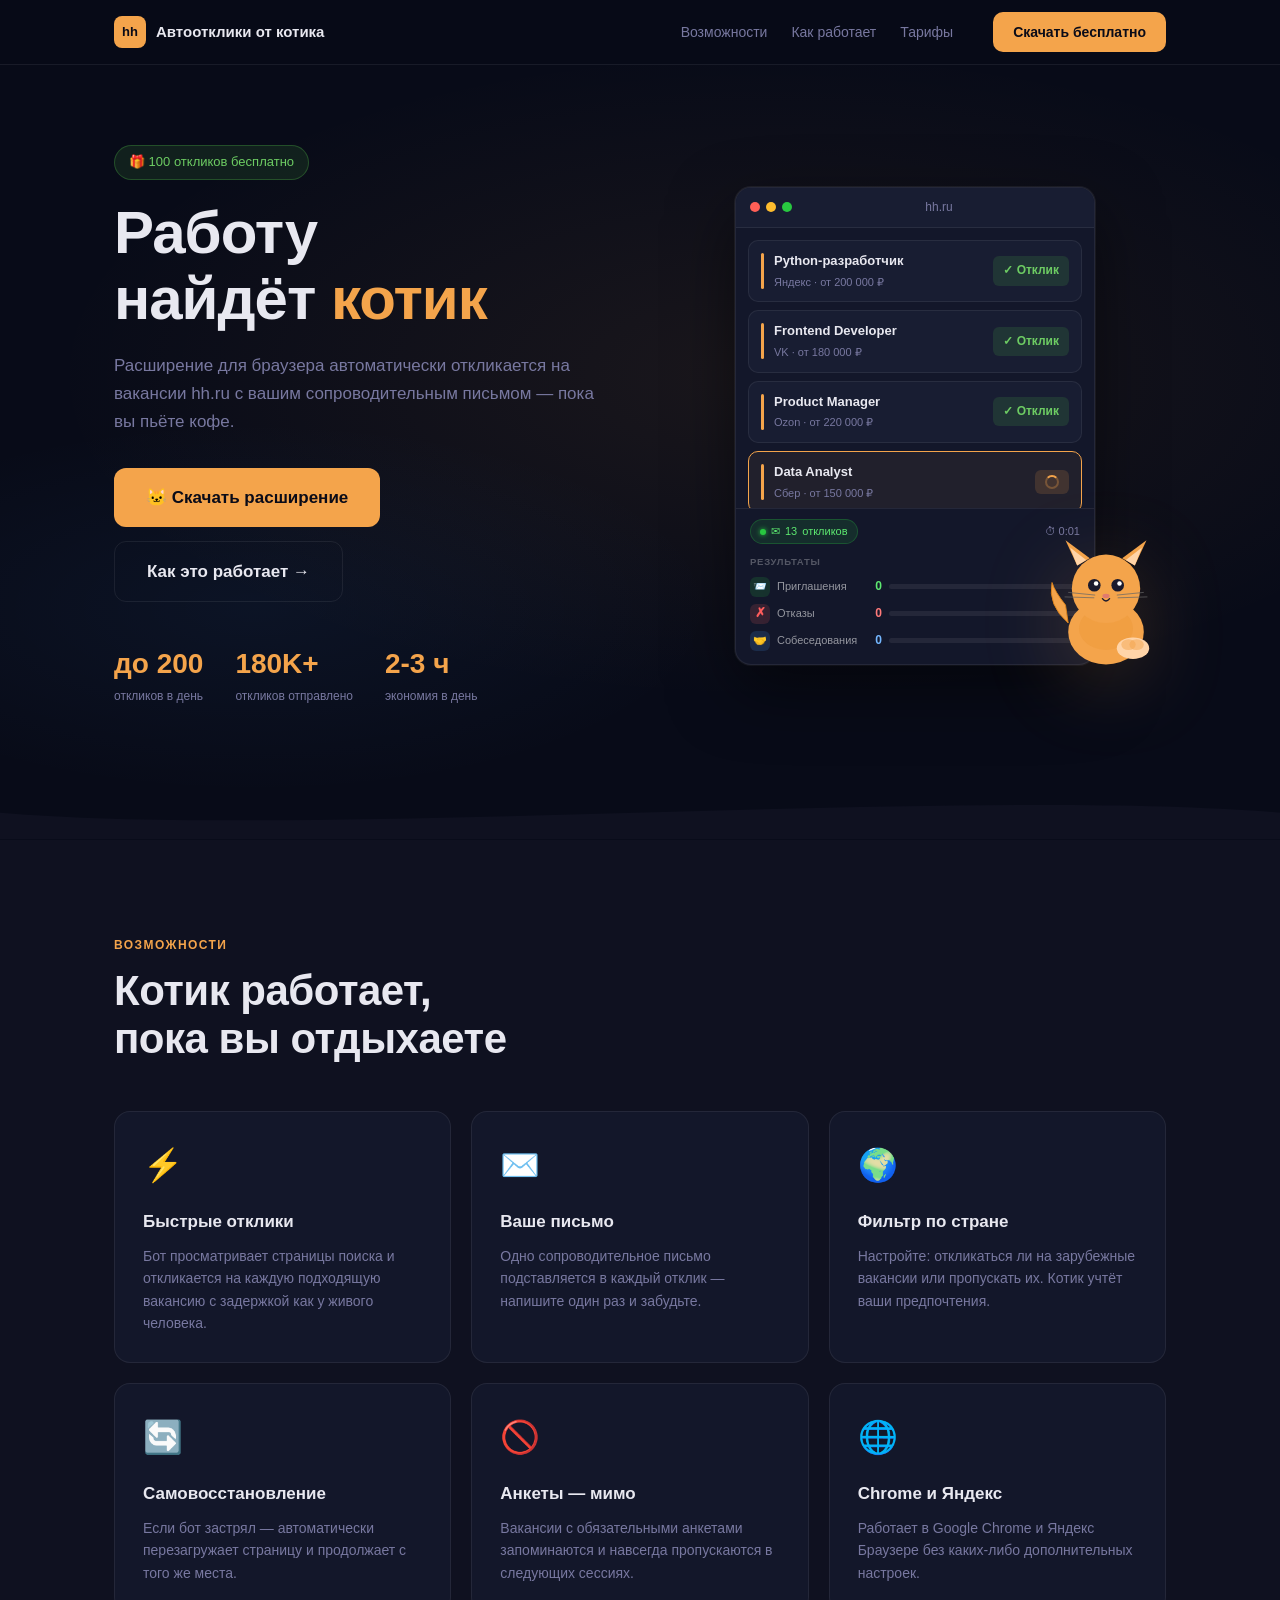
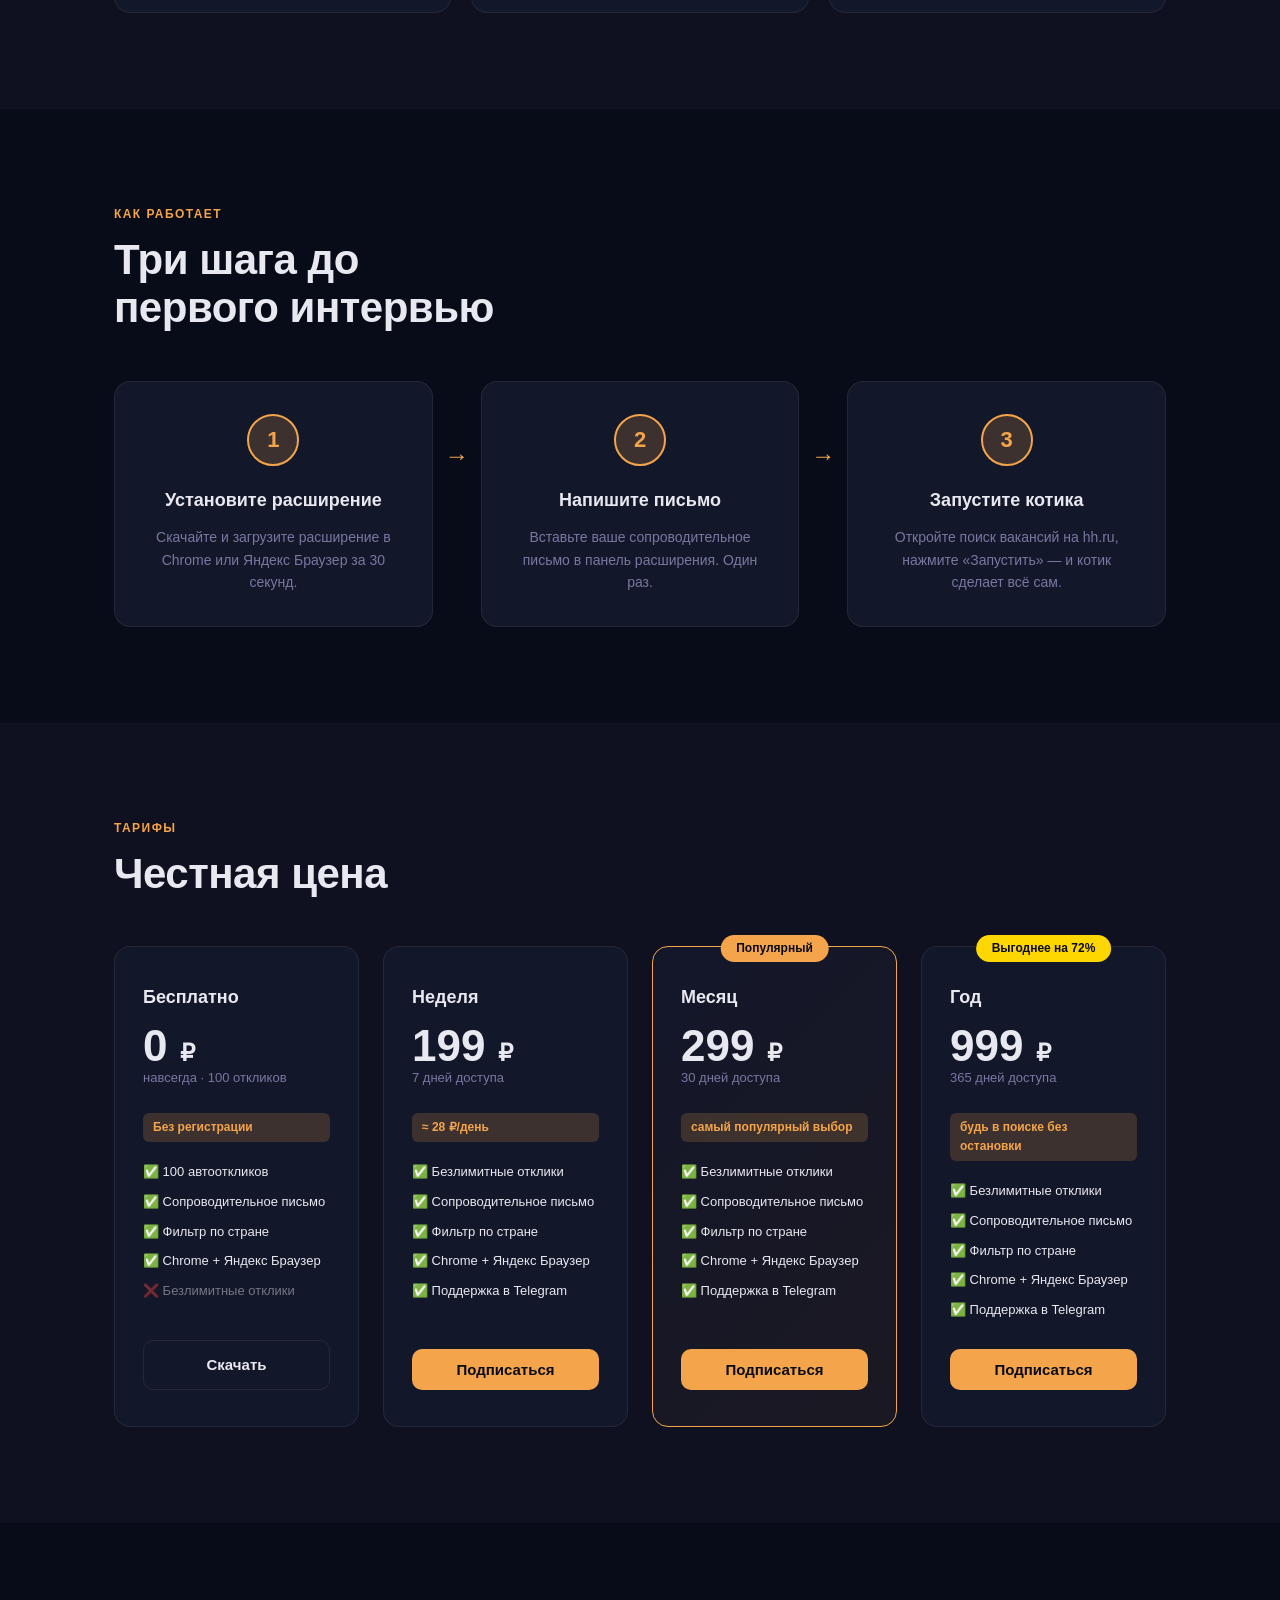
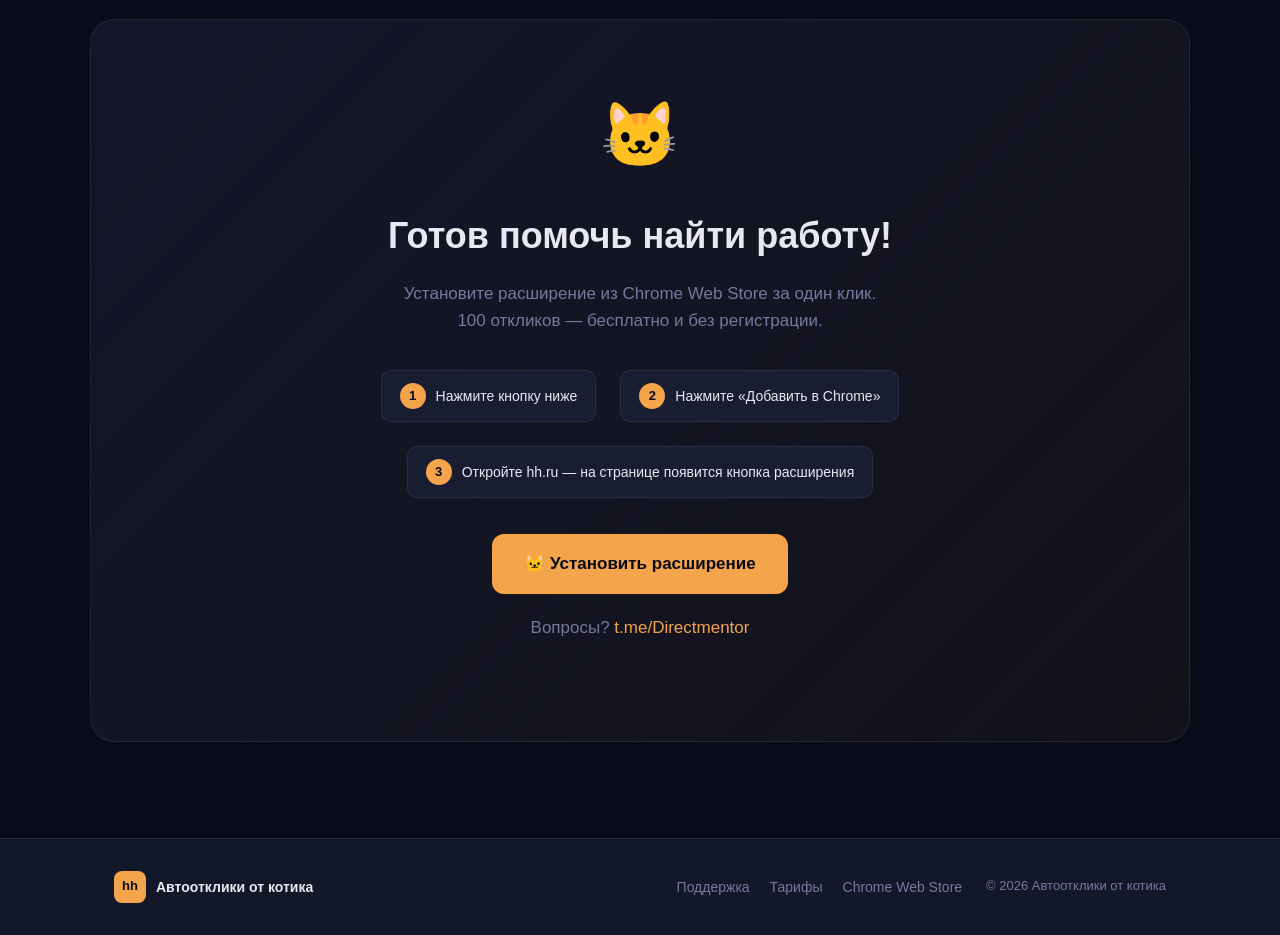
<file: index.html>
<!DOCTYPE html>
<html lang="ru">
<head>
  <meta charset="UTF-8">
  <meta name="viewport" content="width=device-width, initial-scale=1.0">
  <title>Автоотклики от котика — автоматические отклики на hh.ru</title>
  <meta name="description" content="Расширение для Chrome и Яндекс Браузера: автоматические отклики на вакансии hh.ru с сопроводительным письмом. Бесплатно — 100 откликов.">
  <link rel="stylesheet" href="style.css">
</head>
<body>

  <!-- NAV -->
  <nav class="nav">
    <div class="container nav-inner">
      <a href="#" class="nav-logo">
        <div class="nav-logo-icon">hh</div>
        <span>Автоотклики от котика</span>
      </a>
      <div class="nav-links">
        <a href="#features">Возможности</a>
        <a href="#how">Как работает</a>
        <a href="#pricing">Тарифы</a>
      </div>
      <a href="https://chromewebstore.google.com/detail/автоотклики-от-котика/pnbbdheooelongppllcgnidkjlgdoohf" target="_blank" rel="noopener" class="btn btn-primary nav-cta">Скачать бесплатно</a>
    </div>
  </nav>

  <!-- HERO -->
  <section class="hero" id="hero">
    <div class="container hero-inner">
      <div class="hero-text">
        <div class="hero-badge">🎁 100 откликов бесплатно</div>
        <h1 class="hero-title">Работу<br>найдёт <span class="accent">котик</span></h1>
        <p class="hero-sub">Расширение для браузера автоматически откликается на вакансии hh.ru с вашим сопроводительным письмом — пока вы пьёте кофе.</p>
        <div class="hero-actions">
          <a href="https://chromewebstore.google.com/detail/автоотклики-от-котика/pnbbdheooelongppllcgnidkjlgdoohf" target="_blank" rel="noopener" class="btn btn-primary btn-lg">
            🐱 Скачать расширение
          </a>
          <a href="#how" class="btn btn-ghost btn-lg">Как это работает →</a>
        </div>
        <div class="hero-stats">
          <div class="stat-item">
            <span class="stat-num">до 200</span>
            <span class="stat-label">откликов в день</span>
          </div>
          <div class="stat-item">
            <span class="stat-num" data-target="180000">0</span>
            <span class="stat-label">откликов отправлено</span>
          </div>
          <div class="stat-item">
            <span class="stat-num">2-3 ч</span>
            <span class="stat-label">экономия в день</span>
          </div>
        </div>
      </div>
      <div class="hero-visual">
        <div class="hero-card-mock">
          <div class="mock-header">
            <div class="mock-dot r"></div><div class="mock-dot y"></div><div class="mock-dot g"></div>
            <span class="mock-title">hh.ru</span>
          </div>
          <div class="mock-body" id="mockVacancyList">
            <div class="mock-vacancy">
              <div class="mock-vline"></div>
              <div class="mock-vtext">
                <div class="mock-vtitle">Python-разработчик</div>
                <div class="mock-vsub">Яндекс · от 200 000 ₽</div>
              </div>
              <div class="mock-vbtn sent">✓ Отклик</div>
            </div>
            <div class="mock-vacancy">
              <div class="mock-vline"></div>
              <div class="mock-vtext">
                <div class="mock-vtitle">Frontend Developer</div>
                <div class="mock-vsub">VK · от 180 000 ₽</div>
              </div>
              <div class="mock-vbtn sent">✓ Отклик</div>
            </div>
            <div class="mock-vacancy">
              <div class="mock-vline"></div>
              <div class="mock-vtext">
                <div class="mock-vtitle">Product Manager</div>
                <div class="mock-vsub">Ozon · от 220 000 ₽</div>
              </div>
              <div class="mock-vbtn sent">✓ Отклик</div>
            </div>
            <div class="mock-vacancy active" id="mockActiveCard">
              <div class="mock-vline"></div>
              <div class="mock-vtext">
                <div class="mock-vtitle">Data Analyst</div>
                <div class="mock-vsub">Сбер · от 150 000 ₽</div>
              </div>
              <div class="mock-vbtn loading"><span class="spinner"></span></div>
            </div>
          </div>
          <div class="mock-panel">
            <div class="panel-top">
              <span class="panel-chip"><span class="chip-dot"></span>✉ <span id="mockCount">13</span> откликов</span>
              <span class="panel-timer">⏱ <span id="mockTime">0:00</span></span>
            </div>
            <div class="mock-stats-header">Результаты</div>
            <div class="mock-stats">
              <div class="mock-stat-row">
                <div class="mock-stat-icon s-green">📨</div>
                <span class="mock-stat-label">Приглашения</span>
                <span class="mock-stat-num s-green" id="statNumInvite">0</span>
                <div class="mock-stat-track"><div class="mock-stat-fill s-green" id="statFillInvite"></div></div>
              </div>
              <div class="mock-stat-row">
                <div class="mock-stat-icon s-red">✗</div>
                <span class="mock-stat-label">Отказы</span>
                <span class="mock-stat-num s-red" id="statNumReject">0</span>
                <div class="mock-stat-track"><div class="mock-stat-fill s-red" id="statFillReject"></div></div>
              </div>
              <div class="mock-stat-row">
                <div class="mock-stat-icon s-blue">🤝</div>
                <span class="mock-stat-label">Собеседования</span>
                <span class="mock-stat-num s-blue" id="statNumInterview">0</span>
                <div class="mock-stat-track"><div class="mock-stat-fill s-blue" id="statFillInterview"></div></div>
              </div>
            </div>
          </div>
        </div>
        <div class="hero-cat">
          <svg viewBox="0 0 200 170" xmlns="http://www.w3.org/2000/svg" class="cat-svg">
            <g class="cat-body-group">
              <!-- Тело -->
              <ellipse cx="100" cy="120" rx="42" ry="36" fill="#F4A44B"/>
              <ellipse cx="100" cy="116" rx="30" ry="24" fill="#E8912E" opacity="0.3"/>
              <!-- Хвост -->
              <path d="M58 110 Q35 90 40 65 Q43 75 55 90 Z" fill="#F4A44B" stroke="#E0851A" stroke-width="1"/>
              <!-- Голова -->
              <circle cx="100" cy="72" r="38" fill="#F4A44B"/>
              <!-- Уши -->
              <path d="M68 46 L55 18 L82 38 Z" fill="#F4A44B"/>
              <path d="M68 46 L60 26 L78 40 Z" fill="#FFD4A8"/>
              <path d="M132 46 L145 18 L118 38 Z" fill="#F4A44B"/>
              <path d="M132 46 L140 26 L122 40 Z" fill="#FFD4A8"/>
              <!-- Глаза -->
              <circle cx="87" cy="68" r="7" fill="#1A1A2E"/>
              <circle cx="113" cy="68" r="7" fill="#1A1A2E"/>
              <circle cx="89" cy="66" r="2.5" fill="white"/>
              <circle cx="115" cy="66" r="2.5" fill="white"/>
              <!-- Нос и рот -->
              <ellipse cx="100" cy="80" rx="4" ry="2.5" fill="#E07A6E"/>
              <path d="M96 83 Q100 88 104 83" stroke="#1A1A2E" stroke-width="1.5" fill="none" stroke-linecap="round"/>
              <!-- Усы -->
              <line x1="58" y1="76" x2="88" y2="79" stroke="#666" stroke-width="0.8"/>
              <line x1="54" y1="81" x2="87" y2="82" stroke="#666" stroke-width="0.8"/>
              <line x1="112" y1="79" x2="142" y2="76" stroke="#666" stroke-width="0.8"/>
              <line x1="113" y1="82" x2="146" y2="81" stroke="#666" stroke-width="0.8"/>
              <!-- Лапка с мышкой -->
              <ellipse cx="130" cy="138" rx="18" ry="12" fill="#FFD4A8" class="cat-paw"/>
              <ellipse cx="125" cy="134" rx="8" ry="6" fill="#F4A44B" opacity="0.5"/>
              <ellipse cx="134" cy="134" rx="8" ry="6" fill="#F4A44B" opacity="0.5"/>
            </g>
            <!-- Галочки летят -->
            <text x="155" y="55" font-size="18" fill="#50BE46" class="float-check c1">✓</text>
            <text x="30" y="80" font-size="14" fill="#50BE46" class="float-check c2">✓</text>
            <text x="165" y="100" font-size="12" fill="#50BE46" class="float-check c3">✓</text>
          </svg>
        </div>
      </div>
    </div>
    <div class="hero-wave">
      <svg viewBox="0 0 1440 60" xmlns="http://www.w3.org/2000/svg" preserveAspectRatio="none">
        <path d="M0,30 C360,60 1080,0 1440,30 L1440,60 L0,60 Z" fill="#0F1120"/>
      </svg>
    </div>
  </section>

  <!-- FEATURES -->
  <section class="features" id="features">
    <div class="container">
      <div class="section-label">Возможности</div>
      <h2 class="section-title">Котик работает,<br>пока вы отдыхаете</h2>
      <div class="features-grid">
        <div class="feature-card fade-in">
          <div class="feature-icon">⚡</div>
          <h3>Быстрые отклики</h3>
          <p>Бот просматривает страницы поиска и откликается на каждую подходящую вакансию с задержкой как у живого человека.</p>
        </div>
        <div class="feature-card fade-in">
          <div class="feature-icon">✉️</div>
          <h3>Ваше письмо</h3>
          <p>Одно сопроводительное письмо подставляется в каждый отклик — напишите один раз и забудьте.</p>
        </div>
        <div class="feature-card fade-in">
          <div class="feature-icon">🌍</div>
          <h3>Фильтр по стране</h3>
          <p>Настройте: откликаться ли на зарубежные вакансии или пропускать их. Котик учтёт ваши предпочтения.</p>
        </div>
        <div class="feature-card fade-in">
          <div class="feature-icon">🔄</div>
          <h3>Самовосстановление</h3>
          <p>Если бот застрял — автоматически перезагружает страницу и продолжает с того же места.</p>
        </div>
        <div class="feature-card fade-in">
          <div class="feature-icon">🚫</div>
          <h3>Анкеты — мимо</h3>
          <p>Вакансии с обязательными анкетами запоминаются и навсегда пропускаются в следующих сессиях.</p>
        </div>
        <div class="feature-card fade-in">
          <div class="feature-icon">🌐</div>
          <h3>Chrome и Яндекс</h3>
          <p>Работает в Google Chrome и Яндекс Браузере без каких-либо дополнительных настроек.</p>
        </div>
      </div>
    </div>
  </section>

  <!-- HOW IT WORKS -->
  <section class="how" id="how">
    <div class="container">
      <div class="section-label">Как работает</div>
      <h2 class="section-title">Три шага до<br>первого интервью</h2>
      <div class="steps">
        <div class="step fade-in">
          <div class="step-num">1</div>
          <div class="step-content">
            <h3>Установите расширение</h3>
            <p>Скачайте и загрузите расширение в Chrome или Яндекс Браузер за 30 секунд.</p>
          </div>
        </div>
        <div class="step-arrow">→</div>
        <div class="step fade-in">
          <div class="step-num">2</div>
          <div class="step-content">
            <h3>Напишите письмо</h3>
            <p>Вставьте ваше сопроводительное письмо в панель расширения. Один раз.</p>
          </div>
        </div>
        <div class="step-arrow">→</div>
        <div class="step fade-in">
          <div class="step-num">3</div>
          <div class="step-content">
            <h3>Запустите котика</h3>
            <p>Откройте поиск вакансий на hh.ru, нажмите «Запустить» — и котик сделает всё сам.</p>
          </div>
        </div>
      </div>
    </div>
  </section>

  <!-- PRICING -->
  <section class="pricing" id="pricing">
    <div class="container">
      <div class="section-label">Тарифы</div>
      <h2 class="section-title">Честная цена</h2>
      <div class="pricing-grid pricing-grid-4">
        <div class="pricing-card fade-in">
          <div class="plan-name">Бесплатно</div>
          <div class="plan-price">0 <span>₽</span></div>
          <div class="plan-period">навсегда · 100 откликов</div>
          <div class="plan-dayrate">Без регистрации</div>
          <ul class="plan-features">
            <li>✅ 100 автооткликов</li>
            <li>✅ Сопроводительное письмо</li>
            <li>✅ Фильтр по стране</li>
            <li>✅ Chrome + Яндекс Браузер</li>
            <li class="no">❌ Безлимитные отклики</li>
          </ul>
          <a href="https://chromewebstore.google.com/detail/автоотклики-от-котика/pnbbdheooelongppllcgnidkjlgdoohf" target="_blank" rel="noopener" class="btn btn-ghost plan-btn">Скачать</a>
        </div>
        <div class="pricing-card fade-in">
          <div class="plan-name">Неделя</div>
          <div class="plan-price">199 <span>₽</span></div>
          <div class="plan-period">7 дней доступа</div>
          <div class="plan-dayrate">≈ 28 ₽/день</div>
          <ul class="plan-features">
            <li>✅ Безлимитные отклики</li>
            <li>✅ Сопроводительное письмо</li>
            <li>✅ Фильтр по стране</li>
            <li>✅ Chrome + Яндекс Браузер</li>
            <li>✅ Поддержка в Telegram</li>
          </ul>
          <button class="btn btn-primary plan-btn pay-open-btn" data-plan="week" data-label="Неделя — 199 ₽">Подписаться</button>
        </div>
        <div class="pricing-card featured fade-in">
          <div class="plan-badge">Популярный</div>
          <div class="plan-name">Месяц</div>
          <div class="plan-price">299 <span>₽</span></div>
          <div class="plan-period">30 дней доступа</div>
          <div class="plan-dayrate">самый популярный выбор</div>
          <ul class="plan-features">
            <li>✅ Безлимитные отклики</li>
            <li>✅ Сопроводительное письмо</li>
            <li>✅ Фильтр по стране</li>
            <li>✅ Chrome + Яндекс Браузер</li>
            <li>✅ Поддержка в Telegram</li>
          </ul>
          <button class="btn btn-primary plan-btn pay-open-btn" data-plan="month" data-label="Месяц — 299 ₽">Подписаться</button>
        </div>
        <div class="pricing-card fade-in">
          <div class="plan-badge plan-badge-gold">Выгоднее на 72%</div>
          <div class="plan-name">Год</div>
          <div class="plan-price">999 <span>₽</span></div>
          <div class="plan-period">365 дней доступа</div>
          <div class="plan-dayrate">будь в поиске без остановки</div>
          <ul class="plan-features">
            <li>✅ Безлимитные отклики</li>
            <li>✅ Сопроводительное письмо</li>
            <li>✅ Фильтр по стране</li>
            <li>✅ Chrome + Яндекс Браузер</li>
            <li>✅ Поддержка в Telegram</li>
          </ul>
          <button class="btn btn-primary plan-btn pay-open-btn" data-plan="year" data-label="Год — 999 ₽">Подписаться</button>
        </div>
      </div>
    </div>
  </section>

  <!-- INSTALL -->
  <section class="install" id="install">
    <div class="container install-inner fade-in">
      <div class="install-cat">🐱</div>
      <h2>Готов помочь найти работу!</h2>
      <p>Установите расширение из Chrome Web Store за один клик.<br>100 откликов — бесплатно и без регистрации.</p>
      <div class="install-steps">
        <div class="install-step">
          <span class="install-num">1</span>
          <span>Нажмите кнопку ниже</span>
        </div>
        <div class="install-step">
          <span class="install-num">2</span>
          <span>Нажмите «Добавить в Chrome»</span>
        </div>
        <div class="install-step">
          <span class="install-num">3</span>
          <span>Откройте hh.ru — на странице появится кнопка расширения</span>
        </div>
      </div>
      <a href="https://chromewebstore.google.com/detail/автоотклики-от-котика/pnbbdheooelongppllcgnidkjlgdoohf" target="_blank" rel="noopener" class="btn btn-primary btn-lg install-btn">
        🐱 Установить расширение
      </a>
      <p class="install-note">Вопросы? <a href="https://t.me/Directmentor" target="_blank">t.me/Directmentor</a></p>
    </div>
  </section>

  <!-- FOOTER -->
  <footer class="footer">
    <div class="container footer-inner">
      <div class="footer-logo">
        <div class="nav-logo-icon">hh</div>
        <span>Автоотклики от котика</span>
      </div>
      <div class="footer-links">
        <a href="https://t.me/Directmentor" target="_blank">Поддержка</a>
        <a href="#pricing">Тарифы</a>
        <a href="https://chromewebstore.google.com/detail/автоотклики-от-котика/pnbbdheooelongppllcgnidkjlgdoohf" target="_blank" rel="noopener">Chrome Web Store</a>
      </div>
      <div class="footer-copy">© 2026 Автоотклики от котика</div>
    </div>
  </footer>

  <!-- Модальное окно оплаты -->
  <div class="pay-overlay" id="payOverlay">
    <div class="pay-modal">
      <button class="pay-close" id="payClose">✕</button>
      <div class="pay-logo">🐱</div>
      <h2 class="pay-title">Автоотклики от котика</h2>
      <div class="pay-plan" id="payPlanLabel"></div>
      <div id="payPhoneRow">
        <label class="pay-label">Номер телефона</label>
        <input type="tel" class="pay-input" id="payPhone" placeholder="+7 (___) ___-__-__" maxlength="18" autocomplete="tel">
        <div class="pay-phone-info">
          <span class="pay-phone-info-icon">📱</span>
          <div>
            <strong>Введите номер, которым вы входите на hh.ru</strong><br>
            Он нужен для привязки подписки к вашему аккаунту. После оплаты расширение активируется автоматически.
          </div>
        </div>
      </div>
      <div class="pay-error" id="payError">Введите полный номер телефона</div>
      <button class="pay-submit" id="paySubmit">Перейти к оплате →</button>
    </div>
  </div>

  <script src="script.js"></script>
</body>
</html>
</file>
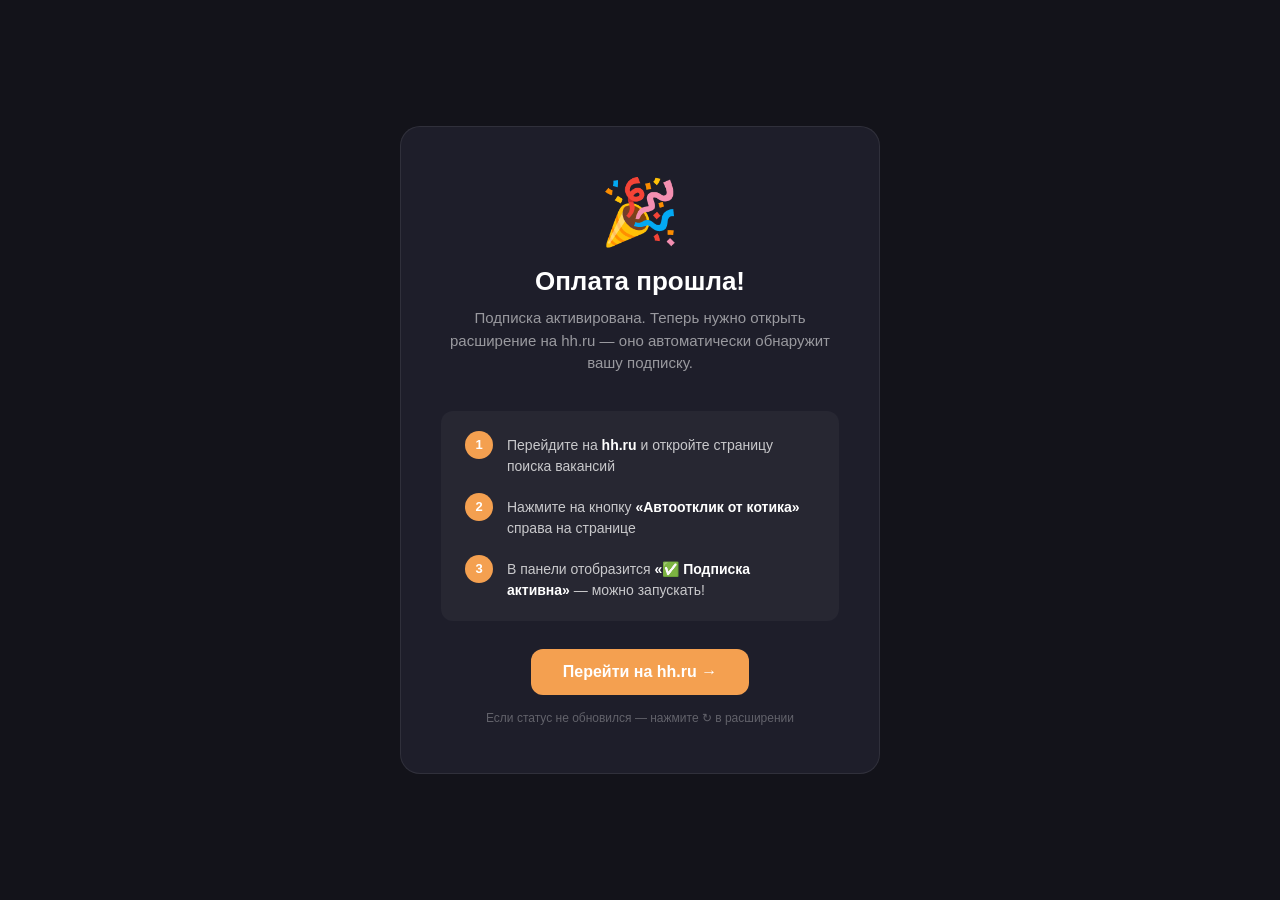
<file: success.html>
<!DOCTYPE html>
<html lang="ru">
<head>
  <meta charset="UTF-8">
  <meta name="viewport" content="width=device-width, initial-scale=1.0">
  <title>Оплата прошла — Автоотклики от котика</title>
  <style>
    * { box-sizing: border-box; margin: 0; padding: 0; }
    body {
      font-family: -apple-system, BlinkMacSystemFont, 'Segoe UI', sans-serif;
      background: #13131a;
      color: #e5e5e8;
      min-height: 100vh;
      display: flex;
      align-items: center;
      justify-content: center;
      padding: 20px;
    }
    .card {
      background: #1e1e2a;
      border: 1px solid rgba(255,255,255,.08);
      border-radius: 20px;
      padding: 48px 40px;
      max-width: 480px;
      width: 100%;
      text-align: center;
    }
    .icon { font-size: 64px; margin-bottom: 16px; }
    h1 { font-size: 26px; font-weight: 800; margin-bottom: 10px; color: #fff; }
    .sub { font-size: 15px; color: rgba(255,255,255,.55); margin-bottom: 36px; line-height: 1.5; }
    .steps { text-align: left; background: rgba(255,255,255,.04); border-radius: 12px; padding: 20px 24px; margin-bottom: 28px; }
    .step { display: flex; gap: 14px; align-items: flex-start; margin-bottom: 16px; }
    .step:last-child { margin-bottom: 0; }
    .step-num {
      width: 28px; height: 28px; border-radius: 50%;
      background: #f4a050; color: #fff; font-weight: 700; font-size: 13px;
      display: flex; align-items: center; justify-content: center; flex-shrink: 0;
    }
    .step-text { font-size: 14px; color: rgba(255,255,255,.75); line-height: 1.5; padding-top: 4px; }
    .step-text strong { color: #fff; }
    .btn {
      display: inline-block; background: #f4a050; color: #fff;
      text-decoration: none; font-weight: 700; font-size: 16px;
      padding: 14px 32px; border-radius: 12px; margin-bottom: 16px;
    }
    .btn:hover { background: #e8943a; }
    .note { font-size: 12px; color: rgba(255,255,255,.3); }
    .check { color: #4ade80; font-size: 18px; margin-right: 6px; }
  </style>
</head>
<body>
  <div class="card">
    <div class="icon">🎉</div>
    <h1>Оплата прошла!</h1>
    <p class="sub">Подписка активирована. Теперь нужно открыть расширение на hh.ru — оно автоматически обнаружит вашу подписку.</p>

    <div class="steps">
      <div class="step">
        <div class="step-num">1</div>
        <div class="step-text">Перейдите на <strong>hh.ru</strong> и откройте страницу поиска вакансий</div>
      </div>
      <div class="step">
        <div class="step-num">2</div>
        <div class="step-text">Нажмите на кнопку <strong>«Автоотклик от котика»</strong> справа на странице</div>
      </div>
      <div class="step">
        <div class="step-num">3</div>
        <div class="step-text">В панели отобразится <strong>«✅ Подписка активна»</strong> — можно запускать!</div>
      </div>
    </div>

    <a href="https://hh.ru/search/vacancy" class="btn">Перейти на hh.ru →</a>
    <p class="note">Если статус не обновился — нажмите ↻ в расширении</p>
  </div>
</body>
</html>
</file>
<file: style.css>
*, *::before, *::after { box-sizing: border-box; margin: 0; padding: 0; }

:root {
  --orange: #F4A44B;
  --orange-dark: #E8921E;
  --orange-glow: rgba(244,164,75,0.18);
  --blue: #4B9EFF;
  --bg: #080B18;
  --bg2: #0F1120;
  --card: #13172A;
  --card2: #181D32;
  --border: rgba(255,255,255,0.07);
  --text: #E8E8F0;
  --muted: #7878A0;
  --green: #50BE46;
  --radius: 16px;
}

html { scroll-behavior: smooth; }

body {
  background: var(--bg);
  color: var(--text);
  font-family: -apple-system, BlinkMacSystemFont, 'Segoe UI', sans-serif;
  font-size: 16px;
  line-height: 1.6;
  overflow-x: hidden;
}

.container { max-width: 1100px; margin: 0 auto; padding: 0 24px; }

.accent { color: var(--orange); }

/* BUTTONS */
.btn {
  display: inline-flex; align-items: center; justify-content: center;
  padding: 12px 24px; border-radius: 10px; font-size: 15px; font-weight: 600;
  text-decoration: none; border: none; cursor: pointer; transition: all 0.2s; white-space: nowrap;
}
.btn-primary { background: var(--orange); color: #0A0B18; }
.btn-primary:hover { background: var(--orange-dark); transform: translateY(-1px); box-shadow: 0 8px 24px var(--orange-glow); }
.btn-ghost { background: transparent; color: var(--text); border: 1px solid var(--border); }
.btn-ghost:hover { border-color: var(--orange); color: var(--orange); }
.btn-lg { padding: 16px 32px; font-size: 17px; border-radius: 12px; }

/* NAV */
.nav {
  position: sticky; top: 0; z-index: 100;
  background: rgba(8,11,24,0.85); backdrop-filter: blur(16px);
  border-bottom: 1px solid var(--border);
}
.nav-inner {
  display: flex; align-items: center; gap: 32px; height: 64px;
}
.nav-logo {
  display: flex; align-items: center; gap: 10px;
  text-decoration: none; color: var(--text); font-weight: 700; font-size: 15px; white-space: nowrap;
}
.nav-logo-icon {
  width: 32px; height: 32px; background: var(--orange); border-radius: 8px;
  display: flex; align-items: center; justify-content: center;
  font-weight: 800; font-size: 13px; color: #0A0B18;
}
.nav-links { display: flex; gap: 24px; margin-left: auto; }
.nav-links a { color: var(--muted); text-decoration: none; font-size: 14px; transition: color 0.2s; }
.nav-links a:hover { color: var(--text); }
.nav-cta { margin-left: 8px; padding: 9px 20px; font-size: 14px; }

/* HERO */
.hero {
  background: radial-gradient(ellipse 80% 60% at 60% 40%, rgba(244,164,75,0.08) 0%, transparent 70%),
              radial-gradient(ellipse 60% 40% at 20% 70%, rgba(75,158,255,0.06) 0%, transparent 60%), var(--bg);
  padding: 80px 0 0;
  position: relative;
}
.hero-inner {
  display: grid; grid-template-columns: 1fr 1fr; gap: 48px; align-items: center; padding-bottom: 60px;
}
.hero-badge {
  display: inline-flex; align-items: center; padding: 6px 14px;
  background: rgba(80,190,70,0.12); border: 1px solid rgba(80,190,70,0.3);
  border-radius: 20px; font-size: 13px; color: #6dcc63; font-weight: 500;
  margin-bottom: 20px;
}
.hero-title {
  font-size: clamp(40px, 5vw, 60px); font-weight: 800; line-height: 1.1;
  letter-spacing: -1px; margin-bottom: 20px;
}
.hero-sub { font-size: 17px; color: var(--muted); max-width: 480px; margin-bottom: 32px; line-height: 1.65; }
.hero-actions { display: flex; gap: 14px; flex-wrap: wrap; margin-bottom: 40px; }
.hero-stats { display: flex; gap: 32px; }
.stat-item { display: flex; flex-direction: column; }
.stat-num { font-size: 28px; font-weight: 800; color: var(--orange); }
.stat-label { font-size: 12px; color: var(--muted); }

/* Hero visual */
.hero-visual { position: relative; display: flex; justify-content: center; align-items: flex-end; }
.hero-card-mock {
  background: var(--card); border: 1px solid var(--border); border-radius: var(--radius);
  width: 100%; max-width: 360px; overflow: hidden;
  box-shadow: 0 24px 64px rgba(0,0,0,0.5), 0 0 0 1px var(--border);
}
.mock-header {
  display: flex; align-items: center; gap: 6px; padding: 10px 14px;
  background: var(--card2); border-bottom: 1px solid var(--border);
}
.mock-dot { width: 10px; height: 10px; border-radius: 50%; }
.mock-dot.r { background: #ff5f57; }
.mock-dot.y { background: #febc2e; }
.mock-dot.g { background: #28c840; }
.mock-title { flex: 1; text-align: center; font-size: 12px; color: var(--muted); }
.mock-body { padding: 12px; display: flex; flex-direction: column; gap: 8px; overflow: hidden; max-height: 280px; }
.mock-vacancy {
  display: flex; align-items: center; gap: 10px; padding: 10px 12px;
  background: var(--card2); border-radius: 10px; border: 1px solid var(--border);
  transition: all 0.3s;
}
.mock-vacancy.active { border-color: var(--orange); background: rgba(244,164,75,0.06); }
.mock-vline { width: 3px; height: 36px; background: var(--orange); border-radius: 2px; flex-shrink: 0; }
.mock-vtext { flex: 1; }
.mock-vtitle { font-size: 13px; font-weight: 600; color: var(--text); }
.mock-vsub { font-size: 11px; color: var(--muted); margin-top: 2px; }
.mock-vbtn {
  flex-shrink: 0; font-size: 12px; font-weight: 600; padding: 5px 10px; border-radius: 6px;
}
.mock-vbtn.sent { background: rgba(80,190,70,0.15); color: #6dcc63; }
.mock-vbtn.loading { background: rgba(244,164,75,0.15); display: flex; align-items: center; }
.spinner {
  width: 14px; height: 14px; border: 2px solid rgba(244,164,75,0.3);
  border-top-color: var(--orange); border-radius: 50%;
  animation: spin 0.8s linear infinite;
}
@keyframes spin { to { transform: rotate(360deg); } }
.mock-panel {
  padding: 10px 14px 13px; border-top: 1px solid var(--border); font-size: 12px;
}
.panel-top {
  display: flex; justify-content: space-between; align-items: center; margin-bottom: 10px;
}
.panel-chip {
  display: flex; align-items: center; gap: 5px;
  background: rgba(40,200,64,0.12); border: 1px solid rgba(40,200,64,0.25);
  border-radius: 20px; padding: 3px 9px; color: #5de870; font-size: 11px; font-weight: 500;
}
.chip-dot {
  width: 6px; height: 6px; border-radius: 50%; background: #28c840;
  box-shadow: 0 0 5px #28c840; animation: blink 1.4s ease-in-out infinite;
}
@keyframes blink { 0%,100%{opacity:1} 50%{opacity:.35} }
.panel-timer { color: var(--muted); font-size: 11px; }
.mock-stats-header {
  font-size: 9.5px; font-weight: 600; text-transform: uppercase; letter-spacing: .08em;
  color: rgba(255,255,255,.28); margin-bottom: 7px;
}
.mock-stats { display: flex; flex-direction: column; gap: 7px; }
.mock-stat-row { display: flex; align-items: center; gap: 7px; }
.mock-stat-icon {
  width: 20px; height: 20px; border-radius: 6px; display: flex; align-items: center;
  justify-content: center; font-size: 11px; flex-shrink: 0;
}
.mock-stat-icon.s-green { background: rgba(40,200,64,.15); }
.mock-stat-icon.s-red   { background: rgba(255,92,92,.15); color: #ff5c5c; font-size:13px; font-weight:700; }
.mock-stat-icon.s-blue  { background: rgba(74,158,255,.15); }
.mock-stat-label { width: 76px; color: rgba(255,255,255,.55); font-size: 11px; flex-shrink: 0; }
.mock-stat-num {
  position: relative; display: inline-block;
  min-width: 22px; text-align: right; font-size: 12px; font-weight: 700;
  font-variant-numeric: tabular-nums; flex-shrink: 0;
}
.mock-stat-num.s-green { color: #5de870; }
.mock-stat-num.s-red   { color: #ff7a7a; }
.mock-stat-num.s-blue  { color: #74b7ff; }
.mock-stat-track {
  flex: 1; height: 5px; background: rgba(255,255,255,0.07);
  border-radius: 3px; overflow: hidden;
}
.mock-stat-fill {
  height: 100%; width: 0%; border-radius: 3px;
  transition: width 1s cubic-bezier(.4,0,.2,1);
}
.mock-stat-fill.s-green { background: linear-gradient(90deg,#28c840,#6dea7a); }
.mock-stat-fill.s-red   { background: linear-gradient(90deg,#ff5c5c,#ff8585); }
.mock-stat-fill.s-blue  { background: linear-gradient(90deg,#4a9eff,#79bfff); }
.stat-plus {
  position: absolute; right: -14px; top: 0px;
  font-size: 9px; font-weight: 700; pointer-events: none;
  animation: stat-float 0.85s ease-out forwards;
}
@keyframes stat-float {
  0%   { opacity: 0.95; transform: translateY(0); }
  100% { opacity: 0;    transform: translateY(-12px); }
}

/* Payment Modal */
.pay-overlay {
  display: none; position: fixed; inset: 0; z-index: 1000;
  background: rgba(0,0,0,0.7); backdrop-filter: blur(4px);
  align-items: center; justify-content: center; padding: 20px;
}
.pay-overlay.open { display: flex; }
.pay-modal {
  background: #1a1a26; border: 1px solid rgba(255,255,255,0.1);
  border-radius: 20px; padding: 32px 28px; width: 100%; max-width: 380px;
  position: relative; animation: modal-in 0.25s ease;
}
@keyframes modal-in { from { opacity:0; transform:translateY(16px) scale(0.97); } to { opacity:1; transform:none; } }
.pay-close {
  position: absolute; top: 16px; right: 16px;
  background: rgba(255,255,255,0.06); border: none; color: rgba(255,255,255,0.5);
  width: 28px; height: 28px; border-radius: 50%; cursor: pointer; font-size: 13px;
  display: flex; align-items: center; justify-content: center;
}
.pay-close:hover { background: rgba(255,255,255,0.12); color: #fff; }
.pay-logo { font-size: 30px; margin-bottom: 8px; }
.pay-title { font-size: 18px; font-weight: 700; margin-bottom: 16px; }
.pay-plan {
  background: rgba(244,164,75,0.12); border: 1px solid rgba(244,164,75,0.3);
  border-radius: 10px; padding: 10px 14px; color: var(--orange);
  font-weight: 600; font-size: 14px; margin-bottom: 20px;
}
.pay-label { font-size: 12px; color: rgba(255,255,255,0.45); display: block; margin-bottom: 8px; }
.pay-input {
  width: 100%; background: rgba(255,255,255,0.05); border: 1px solid rgba(255,255,255,0.12);
  border-radius: 10px; padding: 13px 14px; color: #fff; font-size: 16px;
  outline: none; letter-spacing: 0.03em;
}
.pay-input:focus { border-color: var(--orange); }
.pay-error { color: #ff7a7a; font-size: 12px; margin-top: 6px; display: none; }
.pay-error.show { display: block; }
.pay-submit {
  width: 100%; margin-top: 14px; background: var(--orange); color: #fff;
  border: none; border-radius: 12px; padding: 14px; font-size: 16px;
  font-weight: 700; cursor: pointer; transition: background 0.2s;
}
.pay-submit:hover { background: var(--orange-dark); }
.pay-phone-info {
  display: flex; gap: 10px; align-items: flex-start;
  background: rgba(244,164,75,0.08);
  border: 1px solid rgba(244,164,75,0.28);
  border-radius: 10px;
  padding: 12px 14px;
  margin-top: 10px;
  font-size: 12px; line-height: 1.55;
  color: rgba(255,255,255,0.6);
}
.pay-phone-info strong { display: block; color: rgba(255,255,255,0.9); font-size: 13px; margin-bottom: 2px; }
.pay-phone-info-icon { font-size: 18px; flex-shrink: 0; margin-top: 1px; }

/* Cat SVG */
.hero-cat {
  position: absolute; bottom: -20px; right: -30px; width: 180px; pointer-events: none;
}
.cat-svg { width: 100%; height: auto; filter: drop-shadow(0 16px 40px rgba(244,164,75,0.2)); }
.cat-paw { animation: paw-click 1.8s ease-in-out infinite; transform-origin: 130px 138px; }
@keyframes paw-click {
  0%, 40%, 100% { transform: rotate(0deg) translateY(0); }
  50% { transform: rotate(-12deg) translateY(-4px); }
  60% { transform: rotate(4deg) translateY(0); }
}
.float-check { animation: float-up 2s ease-in-out infinite; opacity: 0; }
.c1 { animation-delay: 0s; }
.c2 { animation-delay: 0.7s; }
.c3 { animation-delay: 1.4s; }
@keyframes float-up {
  0% { opacity: 0; transform: translateY(0); }
  20% { opacity: 1; }
  80% { opacity: 1; }
  100% { opacity: 0; transform: translateY(-20px); }
}

.hero-wave { line-height: 0; margin-top: 20px; }
.hero-wave svg { display: block; width: 100%; }

/* SECTIONS COMMON */
.section-label {
  font-size: 12px; font-weight: 700; letter-spacing: 0.12em; text-transform: uppercase;
  color: var(--orange); margin-bottom: 12px;
}
.section-title {
  font-size: clamp(28px, 4vw, 42px); font-weight: 800; line-height: 1.15;
  letter-spacing: -0.5px; margin-bottom: 48px;
}

/* FEATURES */
.features { background: var(--bg2); padding: 96px 0; }
.features-grid {
  display: grid; grid-template-columns: repeat(3, 1fr); gap: 20px;
}
.feature-card {
  background: var(--card); border: 1px solid var(--border); border-radius: var(--radius);
  padding: 28px; transition: all 0.3s;
}
.feature-card:hover { border-color: var(--orange); transform: translateY(-4px); box-shadow: 0 16px 40px rgba(0,0,0,0.3); }
.feature-icon { font-size: 32px; margin-bottom: 16px; }
.feature-card h3 { font-size: 17px; font-weight: 700; margin-bottom: 10px; }
.feature-card p { font-size: 14px; color: var(--muted); line-height: 1.6; }

/* HOW IT WORKS */
.how { background: var(--bg); padding: 96px 0; }
.steps { display: flex; align-items: flex-start; gap: 0; }
.step {
  flex: 1; background: var(--card); border: 1px solid var(--border); border-radius: var(--radius);
  padding: 32px 28px; text-align: center;
}
.step-num {
  width: 52px; height: 52px; background: var(--orange-glow); border: 2px solid var(--orange);
  border-radius: 50%; display: flex; align-items: center; justify-content: center;
  font-size: 22px; font-weight: 800; color: var(--orange); margin: 0 auto 20px;
}
.step h3 { font-size: 18px; font-weight: 700; margin-bottom: 12px; }
.step p { font-size: 14px; color: var(--muted); line-height: 1.6; }
.step-arrow { font-size: 24px; color: var(--orange); padding: 0 12px; margin-top: 56px; flex-shrink: 0; }

/* PRICING */
.pricing { background: var(--bg2); padding: 96px 0; }
.pricing-grid { display: grid; grid-template-columns: 1fr 1fr; gap: 24px; max-width: 720px; margin: 0 auto; }
.pricing-grid-4 { grid-template-columns: repeat(4, 1fr); max-width: 1100px; }
.pricing-card {
  background: var(--card); border: 1px solid var(--border); border-radius: var(--radius);
  padding: 36px 28px; position: relative;
  display: flex; flex-direction: column;
}
.pricing-card .plan-features { flex: 1; }
.pricing-card.featured { border-color: var(--orange); background: linear-gradient(135deg, var(--card), rgba(244,164,75,0.05)); }
.plan-badge {
  position: absolute; top: -12px; left: 50%; transform: translateX(-50%);
  background: var(--orange); color: #0A0B18; font-size: 12px; font-weight: 700;
  padding: 4px 16px; border-radius: 20px; white-space: nowrap;
}
.plan-badge-gold { background: #FFD700; color: #0A0B18; }
.plan-name { font-size: 18px; font-weight: 700; margin-bottom: 12px; }
.plan-price { font-size: 44px; font-weight: 800; line-height: 1; }
.plan-price span { font-size: 24px; }
.plan-period { font-size: 13px; color: var(--muted); margin-bottom: 24px; }
.plan-dayrate {
  font-size: 12px; color: var(--orange); font-weight: 600;
  background: var(--orange-glow); border-radius: 6px;
  padding: 5px 10px; margin-bottom: 20px; display: inline-block;
}
.plan-features { list-style: none; margin-bottom: 28px; display: flex; flex-direction: column; gap: 9px; }
.plan-features li { font-size: 13px; }
.plan-features li.no { opacity: 0.45; }
.plan-btn { width: 100%; text-align: center; }

/* INSTALL */
.install { background: var(--bg); padding: 96px 0; }
.install-inner {
  background: linear-gradient(135deg, var(--card), rgba(244,164,75,0.05));
  border: 1px solid var(--border); border-radius: 24px;
  padding: 64px 48px; text-align: center;
}
.install-cat { font-size: 64px; margin-bottom: 20px; display: block; }
.install-inner h2 { font-size: 36px; font-weight: 800; margin-bottom: 16px; }
.install-inner > p { font-size: 17px; color: var(--muted); margin-bottom: 36px; line-height: 1.6; }
.install-steps { display: flex; justify-content: center; gap: 24px; flex-wrap: wrap; margin-bottom: 36px; }
.install-step {
  display: flex; align-items: center; gap: 10px;
  background: var(--card2); border: 1px solid var(--border); border-radius: 10px;
  padding: 12px 18px; font-size: 14px;
}
.install-num {
  width: 26px; height: 26px; background: var(--orange); color: #0A0B18;
  border-radius: 50%; display: flex; align-items: center; justify-content: center;
  font-weight: 800; font-size: 13px; flex-shrink: 0;
}
.install-step code { background: rgba(255,255,255,0.06); padding: 2px 6px; border-radius: 4px; font-size: 13px; }
.install-btn { margin-bottom: 20px; }
.install-note { font-size: 13px; color: var(--muted); }
.install-note a { color: var(--orange); text-decoration: none; }

/* FOOTER */
.footer { background: var(--card); border-top: 1px solid var(--border); padding: 32px 0; }
.footer-inner { display: flex; align-items: center; gap: 24px; flex-wrap: wrap; }
.footer-logo { display: flex; align-items: center; gap: 10px; font-weight: 700; font-size: 14px; }
.footer-links { display: flex; gap: 20px; margin-left: auto; }
.footer-links a { color: var(--muted); text-decoration: none; font-size: 14px; }
.footer-links a:hover { color: var(--orange); }
.footer-copy { font-size: 13px; color: var(--muted); }

/* ANIMATIONS */
.fade-in { opacity: 0; transform: translateY(24px); transition: opacity 0.6s ease, transform 0.6s ease; }
.fade-in.visible { opacity: 1; transform: translateY(0); }

/* MOBILE */
@media (max-width: 1050px) {
  .pricing-grid-4 { grid-template-columns: 1fr 1fr; }
}
@media (max-width: 900px) {
  .hero-inner { grid-template-columns: 1fr; }
  .hero-visual { display: none; }
  .features-grid { grid-template-columns: 1fr 1fr; }
  .steps { flex-direction: column; }
  .step-arrow { transform: rotate(90deg); margin: -8px auto; }
  .pricing-grid { grid-template-columns: 1fr; }
  .pricing-grid-4 { grid-template-columns: 1fr 1fr; }
  .nav-links { display: none; }
  .install-steps { flex-direction: column; align-items: stretch; }
}
@media (max-width: 600px) {
  .features-grid { grid-template-columns: 1fr; }
  .pricing-grid-4 { grid-template-columns: 1fr; }
  .hero-actions { flex-direction: column; }
  .hero-stats { gap: 20px; }
  .install-inner { padding: 40px 24px; }
  .footer-inner { flex-direction: column; text-align: center; }
  .footer-links { margin-left: 0; }
}
</file>
